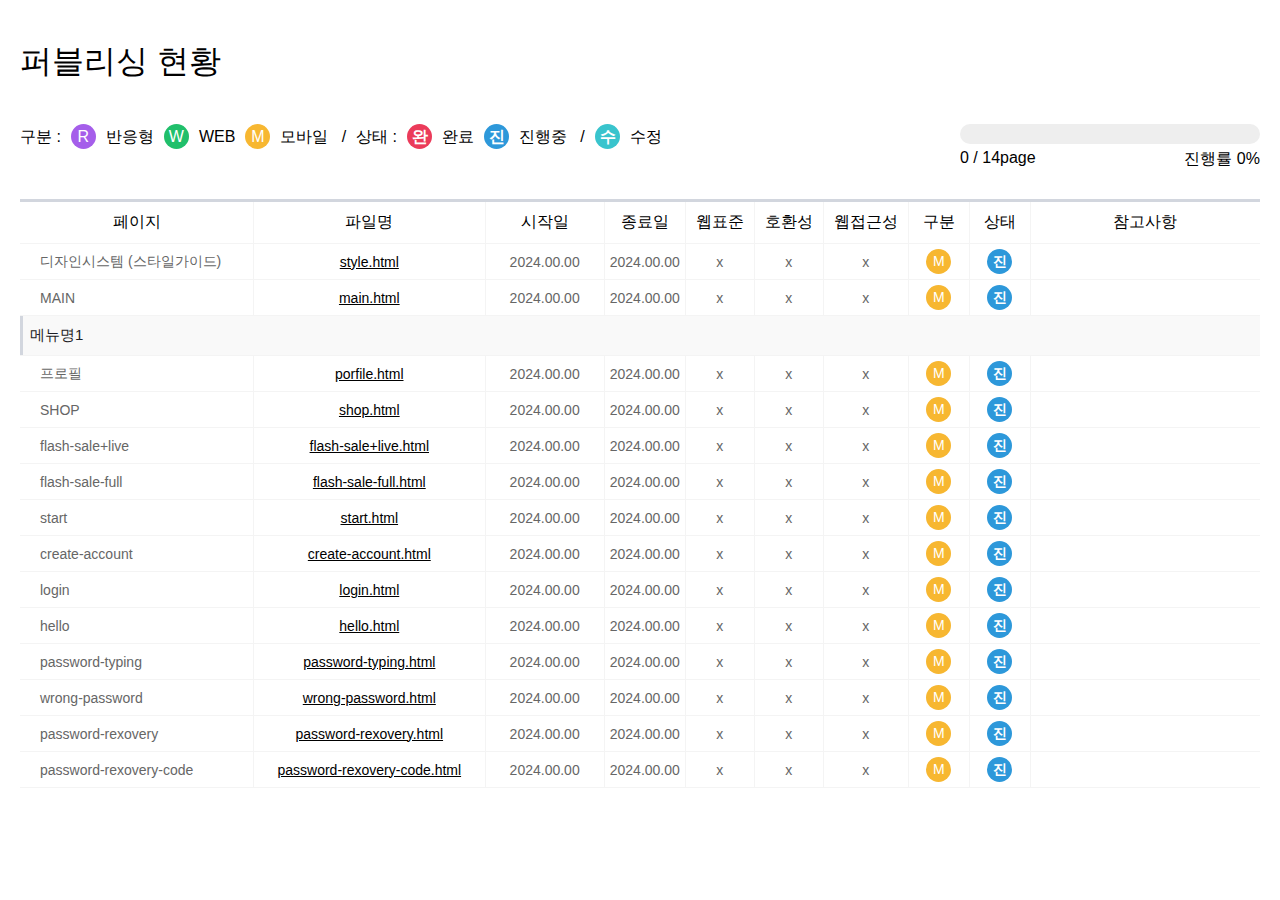
<file: index.html>
<!DOCTYPE html>
<html lang="ko">

<head>
  <title>파일리스트</title>
  <meta charset="utf-8" />
</head>

<body>
  <div class="wrapper">
    <header class="header">
      <h1>퍼블리싱 현황</h1>
      <div class="top clear">
        <ul>
          <li>구분 :</li>
          <li><span class="state r"></span></li>
          <li>반응형</li>
          <li><span class="state w"></span></li>
          <li>WEB</li>
          <li><span class="state m"></span></li>
          <li>모바일&nbsp;&nbsp;&nbsp;/</li>
          <li>상태 :</li>
          <li><span class="state end"></span></li>
          <li>완료</li>
          <li><span class="state ing"></span></li>
          <li>진행중&nbsp;&nbsp;&nbsp;/</li>
          <li><span class="state modify"></span></li>
          <li>수정</li>
        </ul>
        <div class="status">
          <span id="progress"><em></em></span> <span id="total"></span>
        </div>
      </div>
    </header>
    <div class="content">
      <table>
        <thead>
          <tr>
            <th>페이지</th>
            <th>파일명</th>
            <th>시작일</th>
            <th>종료일</th>
            <th>웹표준</th>
            <th>호환성</th>
            <th>웹접근성</th>
            <th>구분</th>
            <th>상태</th>
            <th>참고사항</th>
          </tr>
        </thead>
        <tbody>
          <tr class="list">
            <td>디자인시스템 (스타일가이드)</td>
            <td><a href="./pages/style.html" target="_blank">style.html</a></td>
            <td>2024.00.00</td>
            <td>2024.00.00</td>
            <td>x</td>
            <td>x</td>
            <td>x</td>
            <td><span class="state m"></span></td>
            <td><span class="state ing"></span></td>
            <td>
              <p class="t_em"></p>
            </td>
          </tr>
          <tr class="list">
            <td>MAIN</td>
            <td><a href="./pages/main.html" target="_blank">main.html</a></td>
            <td>2024.00.00</td>
            <td>2024.00.00</td>
            <td>x</td>
            <td>x</td>
            <td>x</td>
            <td><span class="state m"></span></td>
            <td><span class="state ing"></span></td>
            <td>
              <p class="t_em"></p>
            </td>
          </tr>
          <tr>
            <td class="category" colspan="10">메뉴명1</td>
          </tr>
          <tr class="list">
            <td>프로필</td>
            <td><a href="./pages/porfile.html" target="_blank">porfile.html</a></td>
            <td>2024.00.00</td>
            <td>2024.00.00</td>
            <td>x</td>
            <td>x</td>
            <td>x</td>
            <td><span class="state m"></span></td>
            <td><span class="state ing"></span></td>
            <td>
              <p class="t_em"></p>
            </td>
          </tr>
          <tr class="list">
            <td>SHOP</td>
            <td><a href="./pages/shop.html" target="_blank">shop.html</a></td>
            <td>2024.00.00</td>
            <td>2024.00.00</td>
            <td>x</td>
            <td>x</td>
            <td>x</td>
            <td><span class="state m"></span></td>
            <td><span class="state ing"></span></td>
            <td>
              <p class="t_em"></p>
            </td>
          </tr>
          <tr class="list">
            <td>flash-sale+live</td>
            <td><a href="./pages/flash-sale+live.html" target="_blank">flash-sale+live.html</a></td>
            <td>2024.00.00</td>
            <td>2024.00.00</td>
            <td>x</td>
            <td>x</td>
            <td>x</td>
            <td><span class="state m"></span></td>
            <td><span class="state ing"></span></td>
            <td>
              <p class="t_em"></p>
            </td>
          </tr>
          <tr class="list">
            <td>flash-sale-full</td>
            <td><a href="./pages/flash-sale-full.html" target="_blank">flash-sale-full.html</a></td>
            <td>2024.00.00</td>
            <td>2024.00.00</td>
            <td>x</td>
            <td>x</td>
            <td>x</td>
            <td><span class="state m"></span></td>
            <td><span class="state ing"></span></td>
            <td>
              <p class="t_em"></p>
            </td>
          </tr>
          <tr class="list">
            <td>start</td>
            <td><a href="./pages/start.html" target="_blank">start.html</a></td>
            <td>2024.00.00</td>
            <td>2024.00.00</td>
            <td>x</td>
            <td>x</td>
            <td>x</td>
            <td><span class="state m"></span></td>
            <td><span class="state ing"></span></td>
            <td>
              <p class="t_em"></p>
            </td>
          </tr>
          <tr class="list">
            <td>create-account</td>
            <td><a href="./pages/create-account.html" target="_blank">create-account.html</a></td>
            <td>2024.00.00</td>
            <td>2024.00.00</td>
            <td>x</td>
            <td>x</td>
            <td>x</td>
            <td><span class="state m"></span></td>
            <td><span class="state ing"></span></td>
            <td>
              <p class="t_em"></p>
            </td>
          </tr>
          <tr class="list">
            <td>login</td>
            <td><a href="./pages/login.html" target="_blank">login.html</a></td>
            <td>2024.00.00</td>
            <td>2024.00.00</td>
            <td>x</td>
            <td>x</td>
            <td>x</td>
            <td><span class="state m"></span></td>
            <td><span class="state ing"></span></td>
            <td>
              <p class="t_em"></p>
            </td>
          </tr>
          <tr class="list">
            <td>hello</td>
            <td><a href="./pages/hello.html" target="_blank">hello.html</a></td>
            <td>2024.00.00</td>
            <td>2024.00.00</td>
            <td>x</td>
            <td>x</td>
            <td>x</td>
            <td><span class="state m"></span></td>
            <td><span class="state ing"></span></td>
            <td>
              <p class="t_em"></p>
            </td>
          </tr>
          <tr class="list">
            <td>password-typing</td>
            <td><a href="./pages/password-typing.html" target="_blank">password-typing.html</a></td>
            <td>2024.00.00</td>
            <td>2024.00.00</td>
            <td>x</td>
            <td>x</td>
            <td>x</td>
            <td><span class="state m"></span></td>
            <td><span class="state ing"></span></td>
            <td>
              <p class="t_em"></p>
            </td>
          </tr>
          <tr class="list">
            <td>wrong-password</td>
            <td><a href="./pages/wrong-password.html" target="_blank">wrong-password.html</a></td>
            <td>2024.00.00</td>
            <td>2024.00.00</td>
            <td>x</td>
            <td>x</td>
            <td>x</td>
            <td><span class="state m"></span></td>
            <td><span class="state ing"></span></td>
            <td>
              <p class="t_em"></p>
            </td>
          </tr>
          <tr class="list">
            <td>password-rexovery</td>
            <td><a href="./pages/password-rexovery.html" target="_blank">password-rexovery.html</a></td>
            <td>2024.00.00</td>
            <td>2024.00.00</td>
            <td>x</td>
            <td>x</td>
            <td>x</td>
            <td><span class="state m"></span></td>
            <td><span class="state ing"></span></td>
            <td>
              <p class="t_em"></p>
            </td>
          </tr>
          <tr class="list">
            <td>password-rexovery-code</td>
            <td><a href="./pages/password-rexovery-code.html" target="_blank">password-rexovery-code.html</a></td>
            <td>2024.00.00</td>
            <td>2024.00.00</td>
            <td>x</td>
            <td>x</td>
            <td>x</td>
            <td><span class="state m"></span></td>
            <td><span class="state ing"></span></td>
            <td>
              <p class="t_em"></p>
            </td>
          </tr>
        </tbody>
      </table>
    </div>
  </div>
  <style type="text/css">
    * {
      margin: 0;
      padding: 0;
      box-sizing: border-box;
      list-style: none;
      font-style: normal;
    }

    a {
      color: #000;
      text-decoration: underline;
    }

    img {
      border: 0;
    }

    label,
    input {
      vertical-align: middle;
    }

    input {
      outline: none;
    }

    table {
      width: 100%;
      border-collapse: collapse;
      border-spacing: 0;
    }

    caption {
      width: 100%;
      height: 30px;
    }

    body {
      padding: 0 20px;
      font-size: 16px;
      font-family: "Noto Sans KR", sans-serif;

      @media (width < 1024px) {
        padding: 0 12px;
      }
    }

    p {
      line-height: 1.5;
    }

    .wrapper {
      width: 100%;
      margin: auto;
    }

    table {
      border-bottom: 1px solid #f4f4f4;
      margin-bottom: 50px;
      border-top: 3px solid #d2d6de;
    }

    h1 {
      font-size: 2rem;
      font-weight: normal;
      margin: 40px 0;

      @media (width < 1024px) {
        text-align: center;
        margin: 20px 0;
        font-size: 1.5rem;
      }
    }

    h2 {
      font-size: 1rem;
      font-weight: normal;
      margin-bottom: 20px;
    }

    hr {
      margin-bottom: 50px;
    }

    table {
      tr {
        &:last-child {
          td {
            border-bottom: none;
          }
        }

        th,
        td {
          padding: 10px;
          font-size: 16px;
          text-align: center;
          word-break: keep-all;
        }

        th {
          font-weight: normal;
          border-right: 1px solid #f4f4f4;
          border-bottom: 1px solid #f4f4f4;
          background-color: #fff;

          &:last-child {
            border-right: none;
          }

          &:nth-child(9) {
            @media (width < 1024px) {
              border-right: none;
            }
          }

          &:nth-child(3),
          &:nth-child(4),
          &:nth-child(8),
          &:nth-child(10) {
            @media (width < 1024px) {
              display: none;
            }
          }
        }

        td {
          padding: 5px;
          font-size: 14px;
          border-bottom: 1px solid #f4f4f4;
          border-right: 1px solid #f4f4f4;
          color: #666;

          &:first-child {
            width: 20%;
            padding-left: 20px;
            text-align: left;
          }

          &:nth-of-type(2) {
            width: 20%;
          }

          &:nth-of-type(3) {
            width: 10%;

            @media (width < 1024px) {
              display: none;
            }
          }

          &:nth-of-type(4) {
            width: 5%;

            @media (width < 1024px) {
              display: none;
            }
          }

          &:nth-of-type(5) {
            width: 5%;
          }

          &:nth-of-type(6) {
            width: 5%;
          }

          &:nth-of-type(7) {
            width: 5%;
          }

          &:nth-of-type(8) {
            width: 5%;

            @media (width < 1024px) {
              display: none;
            }
          }

          &:nth-of-type(9) {
            width: 5%;

            @media (width < 1024px) {
              border-right: none;
            }
          }

          &:last-child {
            width: 40%;
            text-align: left;
            border-right: none;

            @media (width < 1024px) {
              display: none;
            }
          }


          a {
            display: block;
            width: 100%;
            height: 100%;
          }

          &.category {
            position: relative;
            padding: 10px;
            text-align: left;
            font-size: 15px;
            background-color: #f9f9f9;
            color: #1d1e25;

            &:before {
              position: absolute;
              top: 0;
              left: 0;
              display: inline-block;
              width: 3px;
              height: 100%;
              background-color: #d2d6de;
              content: "";
            }
          }
        }
      }
    }

    .top {
      display: flex;
      justify-content: space-between;

      ul {
        display: flex;
        margin-bottom: 50px;

        @media (width < 1024px) {
          display: none;
        }
      }

      li {
        display: flex;
        margin-right: 10px;
        line-height: 25px;

        &:first-child,
        &:nth-of-type(8) {
          font-size: 1rem;
        }

        &:nth-of-type(2) span,
        &:nth-of-type(4),
        &:nth-of-type(6),
        &:nth-of-type(9),
        &:nth-of-type(11) {
          text-align: center;
          border-radius: 50%;
        }
      }
    }

    .header .list {
      padding: 0 0 50px 0;
      line-height: 30px;
    }

    .state {
      display: inline-block;
      color: #fff;
      width: 25px;
      height: 25px;
      border-radius: 50%;
      line-height: 25px;

      &.r {
        background-color: #a55eea;

        &::before {
          content: "R";
        }
      }

      &.w {
        background-color: #20bf6b;

        &::before {
          content: "W";
        }
      }

      &.m {
        background-color: #f7b731;

        &::before {
          content: "M";
        }
      }

      &.end {
        background-color: #eb3b5a;
        font-weight: bold;

        &::before {
          content: "완";
        }
      }

      &.ing {
        background-color: #2d98da;
        font-weight: bold;

        &::before {
          content: "진";
        }
      }

      &.modify {
        padding: 0 5px;
        border-radius: 30px;
        font-weight: bold;
        background-color: #39c4cd;
        text-align: center;

        &::before {
          content: "수정";
        }
      }

      span {
        font-size: 16px;
        color: #666;
      }
    }

    .t_em {
      color: #e10e0e;
    }

    .t_re {
      color: #046ac9;
    }

    .t_pu {
      color: #17ae03;
    }

    .t_lg {
      color: #c904b4;
    }

    .list.none a {
      text-decoration: line-through;
      color: #aeaeae;
      cursor: not-allowed;
    }

    #progress {
      overflow: hidden;
      float: left;
      display: block;
      width: 100%;
      height: 20px;
      margin-bottom: 5px;
      background: #eee;
      border-radius: 30px;

      em {
        display: block;
        height: 100%;
        background: #eb3b5a;
        border-radius: 30px;
      }
    }

    .status {
      width: 300px;

      @media (width < 1024px) {
        width: 100%;
        margin-bottom: 20px;
      }
    }

    #finish {
      color: #1352a2;
    }

    #total {
      display: block;
    }

    .percent {
      display: block;
      float: right;
    }
  </style>
  <script>
    const content = document.querySelector(".content table");
    const graph = document.querySelector("#progress em");
    const graphTotal = document.querySelector("#total");
    const total = content.querySelectorAll(".list").length;
    const finish = content.querySelectorAll(".list .end").length;
    const progress = Math.floor((finish / total) * 100);
    graph.style.width = progress + "%";
    graphTotal.innerHTML = `
            ${finish} / ${total}page <span class='percent'>진행률 ${progress}%</span>
        `;
  </script>
</body>

</html>
</file>
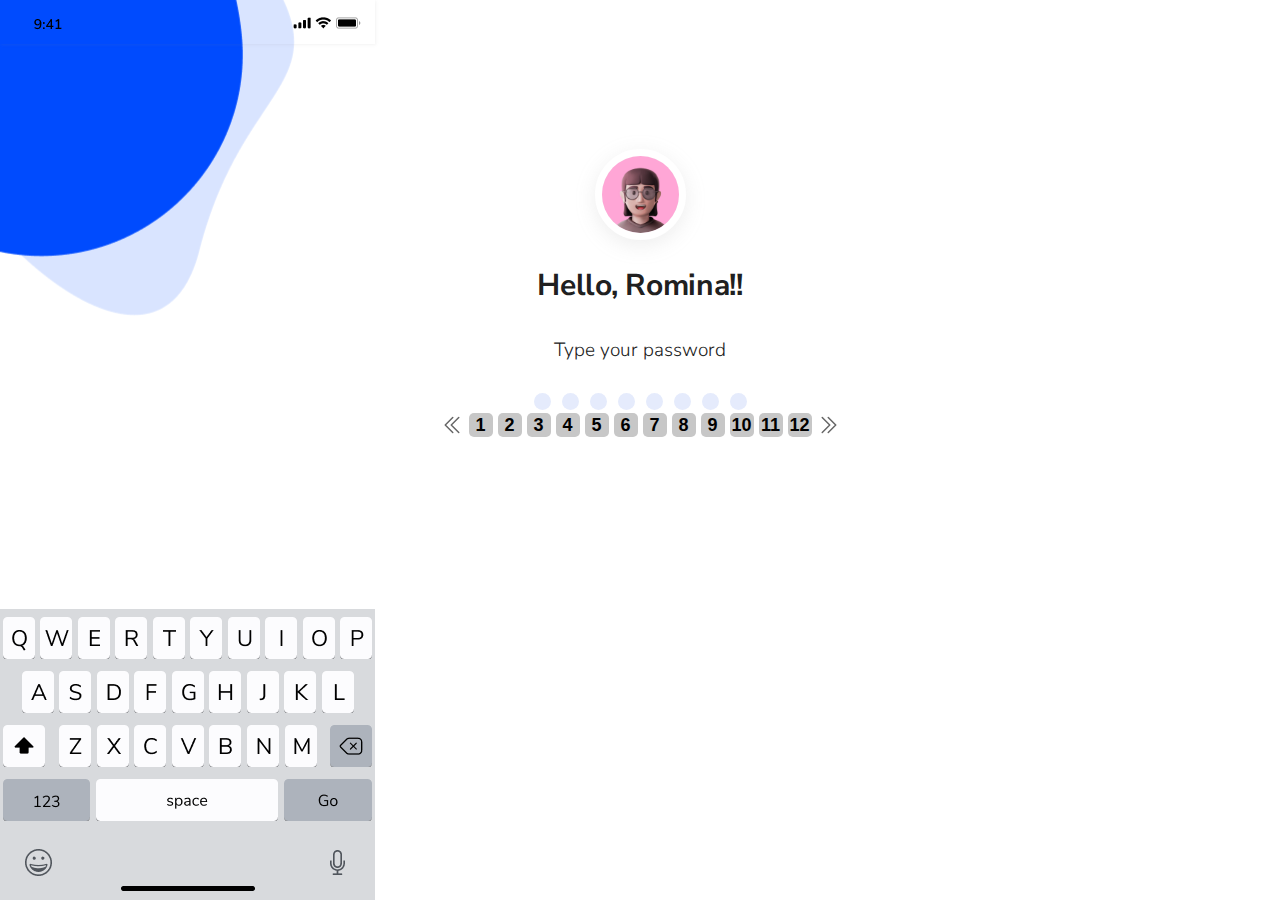
<file: pages/password-typing.html>
<!DOCTYPE html>
<html lang="ko">

<head>
  <meta charset="UTF-8">
  <meta name="viewport" content="width=device-width, initial-scale=1.0">
  <link rel="stylesheet" href="../css/style.css">
  <title>password-typing</title>
  <meta property="og:type" content="mobile">
  <meta property="og:site_name" content="">
  <meta property="og:title" content="">
  <meta property="og:description" content="">
  <meta property="og:image" content="">
  <meta property="og:url" content="">
  <meta property="twitter:type" content="mobile">
  <meta property="twitter:site_name" content="">
  <meta property="twitter:title" content="">
  <meta property="twitter:description" content="">
  <meta property="twitter:image" content="">
  <meta property="twitter:url" content="">
</head>

<body   class="password-typing-body">
    <div class="bg-hello">
        <img class="bg-group" src="../imgs/login/bg-group.png" alt="">
    </div>

<header>
    <div class="statusbar"></div>
    <div class="keyboard-alphabetic"></div>
</header>

<main class="hello-main">
    <div class="hello__porfile__1">
        <img class="hello__porfile" src="../imgs/login/artist.png" alt="">
    </div>
    <h1 class="hello__title heading lg">Hello, Romina!!</h1>
    <p class="hello-sub__title text w30019">Type your password</p>
    <div class="input-text_type1">
        <input class="input-password input-password1" type="password" title="password" size="1" maxlength="1">
        <input class="input-password input-password1" type="password" title="password" size="1" maxlength="1">
        <input class="input-password input-password1" type="password" title="password" size="1" maxlength="1">
        <input class="input-password input-password1" type="password" title="password" size="1" maxlength="1">
        <input class="input-password input-password1" type="password" title="password" size="1" maxlength="1">
        <input class="input-password input-password1" type="password" title="password" size="1" maxlength="1">
        <input class="input-password input-password1" type="password" title="password" size="1" maxlength="1">
        <input class="input-password input-password1" type="password" title="password" size="1" maxlength="1">

    </div>

</main>

<footer>
    <div class="pagnation">
        <button class="btn-first"><svg xmlns="http://www.w3.org/2000/svg" fill="none" viewBox="0 0 24 24" stroke-width="1.5" stroke="currentColor" class="w-6 h-6">
          <path stroke-linecap="round" stroke-linejoin="round" d="m18.75 4.5-7.5 7.5 7.5 7.5m-6-15L5.25 12l7.5 7.5" />
        </svg>
        </button>
        <ol>
          <li><a href="./porfile.html"><input type="button" value="1" class="pagnation-list pagnation-list1" title="pagnation"></a></li>
          <li><a href="./shop.html"><input type="button" value="2" class="pagnation-list pagnation-list2" title="pagnation"></a></li>
          <li><a href="./flash-sale+live.html"><input type="button" value="3" class="pagnation-list pagnation-list3" title="pagnation"></a></li>
          <li><a href="./flash-sale-full.html"><input type="button" value="4" class="pagnation-list pagnation-list4" title="pagnation"></a></li>
          <li><a href="./start.html"><input type="button" value="5" class="pagnation-list pagnation-list5" title="pagnation"></a></li>
          <li><a href="./create-account.html"><input type="button" value="6" class="pagnation-list pagnation-list6" title="pagnation"></a></li>
          <li><a href="./login.html"><input type="button" value="7" class="pagnation-list pagnation-list7" title="pagnation"></a></li>
          <li><a href="./hello.html"><input type="button" value="8" class="pagnation-list pagnation-list8" title="pagnation"></a></li>
          <li><a href="./password-typing.html"><input type="button" value="9" class="pagnation-list pagnation-list9" title="pagnation"></a></li>
          <li><a href="./wrong-password.html"><input type="button" value="10" class="pagnation-list pagnation-list10" title="pagnation"></a></li>
          <li><a href="./password-rexovery.html"><input type="button" value="11" class="pagnation-list pagnation-list10" title="pagnation"></a></li>
          <li><a href="./password-rexovery-code.html"><input type="button" value="12" class="pagnation-list pagnation-list10" title="pagnation"></a></li>
        </ol>
        <button class="btn-last"><svg xmlns="http://www.w3.org/2000/svg" fill="none" viewBox="0 0 24 24" stroke-width="1.5" stroke="currentColor" class="w-6 h-6">
          <path stroke-linecap="round" stroke-linejoin="round" d="m5.25 4.5 7.5 7.5-7.5 7.5m6-15 7.5 7.5-7.5 7.5" />
        </svg>
        </button>
      </div>
    <!--<div class="page_more mt20"><a class="page_more-ico" href="../pages/porfile.html"><img src="../imgs/Ico_like.svg" alt=""></a></div>-->
</footer>
</body>

</html>
</file>
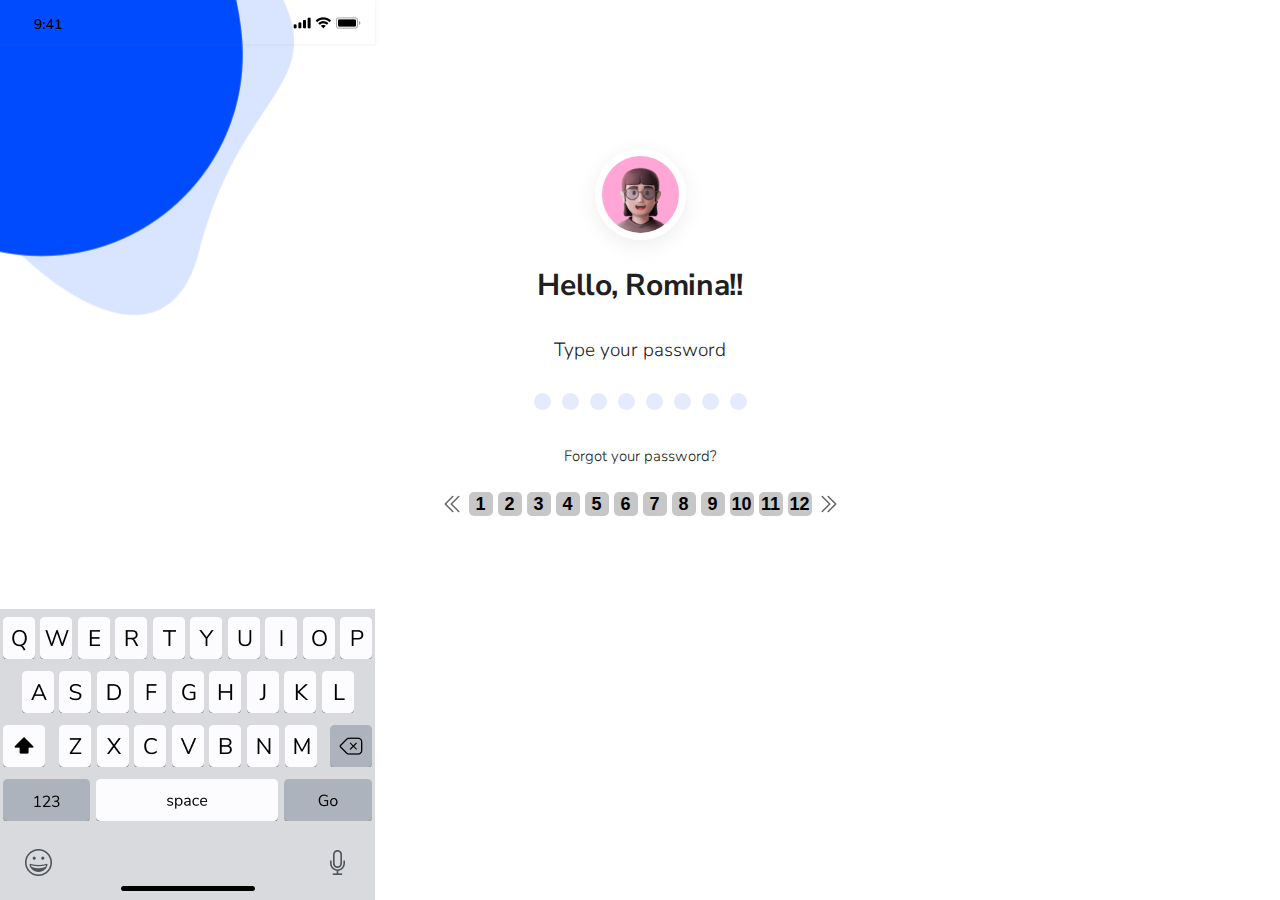
<file: pages/wrong-password.html>
<!DOCTYPE html>
<html lang="ko">

<head>
  <meta charset="UTF-8">
  <meta name="viewport" content="width=device-width, initial-scale=1.0">
  <link rel="stylesheet" href="../css/style.css">
  <title>wrong-password</title>
  <meta property="og:type" content="mobile">
  <meta property="og:site_name" content="">
  <meta property="og:title" content="">
  <meta property="og:description" content="">
  <meta property="og:image" content="">
  <meta property="og:url" content="">
  <meta property="twitter:type" content="mobile">
  <meta property="twitter:site_name" content="">
  <meta property="twitter:title" content="">
  <meta property="twitter:description" content="">
  <meta property="twitter:image" content="">
  <meta property="twitter:url" content="">
</head>

<body   class="password-typing-body">
    <div class="bg-hello">
        <img class="bg-group" src="../imgs/login/bg-group.png" alt="">
    </div>

<header>
    <div class="statusbar"></div>
    <div class="keyboard-alphabetic"></div>
</header>

<main class="hello-main">
    <div class="hello__porfile__1">
        <img class="hello__porfile" src="../imgs/login/artist.png" alt="">
    </div>
    <h1 class="hello__title heading lg">Hello, Romina!!</h1>
    <p class="hello-sub__title text w30019">Type your password</p>
    <div class="input-text_type1">
        <input class="input-password__wrong input-password1" type="password" title="password" size="1" maxlength="1">
        <input class="input-password__wrong input-password1" type="password" title="password" size="1" maxlength="1">
        <input class="input-password__wrong input-password1" type="password" title="password" size="1" maxlength="1">
        <input class="input-password__wrong input-password1" type="password" title="password" size="1" maxlength="1">
        <input class="input-password__wrong input-password1" type="password" title="password" size="1" maxlength="1">
        <input class="input-password__wrong input-password1" type="password" title="password" size="1" maxlength="1">
        <input class="input-password__wrong input-password1" type="password" title="password" size="1" maxlength="1">
        <input class="input-password__wrong input-password1" type="password" title="password" size="1" maxlength="1">
    </div>
    <p class="hello-sub__title text w3001526">Forgot your password?</p>
</main>

<footer>
    <div class="pagnation">
        <button class="btn-first"><svg xmlns="http://www.w3.org/2000/svg" fill="none" viewBox="0 0 24 24" stroke-width="1.5" stroke="currentColor" class="w-6 h-6">
          <path stroke-linecap="round" stroke-linejoin="round" d="m18.75 4.5-7.5 7.5 7.5 7.5m-6-15L5.25 12l7.5 7.5" />
        </svg>
        </button>
        <ol>
          <li><a href="./porfile.html"><input type="button" value="1" class="pagnation-list pagnation-list1" title="pagnation"></a></li>
          <li><a href="./shop.html"><input type="button" value="2" class="pagnation-list pagnation-list2" title="pagnation"></a></li>
          <li><a href="./flash-sale+live.html"><input type="button" value="3" class="pagnation-list pagnation-list3" title="pagnation"></a></li>
          <li><a href="./flash-sale-full.html"><input type="button" value="4" class="pagnation-list pagnation-list4" title="pagnation"></a></li>
          <li><a href="./start.html"><input type="button" value="5" class="pagnation-list pagnation-list5" title="pagnation"></a></li>
          <li><a href="./create-account.html"><input type="button" value="6" class="pagnation-list pagnation-list6" title="pagnation"></a></li>
          <li><a href="./login.html"><input type="button" value="7" class="pagnation-list pagnation-list7" title="pagnation"></a></li>
          <li><a href="./hello.html"><input type="button" value="8" class="pagnation-list pagnation-list8" title="pagnation"></a></li>
          <li><a href="./password-typing.html"><input type="button" value="9" class="pagnation-list pagnation-list9" title="pagnation"></a></li>
          <li><a href="./wrong-password.html"><input type="button" value="10" class="pagnation-list pagnation-list10" title="pagnation"></a></li>
          <li><a href="./password-rexovery.html"><input type="button" value="11" class="pagnation-list pagnation-list10" title="pagnation"></a></li>
          <li><a href="./password-rexovery-code.html"><input type="button" value="12" class="pagnation-list pagnation-list10" title="pagnation"></a></li>
        </ol>
        <button class="btn-last"><svg xmlns="http://www.w3.org/2000/svg" fill="none" viewBox="0 0 24 24" stroke-width="1.5" stroke="currentColor" class="w-6 h-6">
          <path stroke-linecap="round" stroke-linejoin="round" d="m5.25 4.5 7.5 7.5-7.5 7.5m6-15 7.5 7.5-7.5 7.5" />
        </svg>
        </button>
      </div>
    <!--<div class="page_more mt20"><a class="page_more-ico" href="../pages/porfile.html"><img src="../imgs/Ico_like.svg" alt=""></a></div>-->
</footer>
</body>

</html>
</file>
<file: css/style.css>
@import url("https://fonts.googleapis.com/css2?family=Nunito+Sans:opsz,wght@0,6..12,200..1000;1,6..12,200..1000&display=swap");
@import url("https://fonts.googleapis.com/css2?family=Raleway:ital,wght@0,100..900;1,100..900&display=swap");
/* Reset */
html,
body,
h1,
h2,
h3,
h4,
h5,
h6,
div,
p,
blockquote,
pre,
code,
address,
ul,
ol,
li,
nav,
section,
article,
header,
footer,
main,
aside,
dl,
dt,
dd,
table,
thead,
tbody,
tfoot,
label,
caption,
th,
td,
form,
fieldset,
legend,
hr,
input,
button,
textarea,
object,
figure,
figcaption,
dialog {
  margin: 0;
  padding: 0;
}

body,
textarea,
button,
img,
fieldset,
dialog {
  border: none;
}

textarea {
  resize: none;
}

ul,
ol,
li {
  list-style: none;
}

table {
  width: 100%;
  border-spacing: 0;
  border-collapse: collapse;
  table-layout: fixed;
}

address,
cite,
code,
em,
i {
  font-style: normal;
  font-weight: normal;
}

u,
ins,
a {
  text-decoration: none;
  color: inherit;
}

button {
  cursor: pointer;
  background-color: transparent;
  border: none;
}

/* Style */
html {
  font-size: 62.5%;
}

body {
  overflow-x: hidden;
  font-size: 1rem;
}

body.hidden {
  position: fixed;
  overflow-y: hidden;
  touch-action: none;
}

main {
  font-size: 1.4rem;
  line-height: 2.1rem;
  color: #666;
  display: block;
}

a, button {
  color: #666;
}

p, li {
  word-break: keep-all;
}

a {
  display: block;
}

.clear {
  clear: both;
}

.clear:after {
  content: "";
  display: block;
  clear: both;
}

caption > div,
legend,
.hide {
  overflow: hidden;
  display: block;
  position: absolute;
  border: 0;
  width: 1px;
  height: 1px;
  clip: rect(1px, 1px, 1px, 1px);
}

.skip {
  position: absolute;
  left: 0;
  right: 0;
  top: -100%;
  transition: all 0.5s;
  line-height: 5rem;
  background: #000;
  color: #fff;
  text-align: center;
  z-index: 100;
}

.skip:focus {
  top: 0;
}

/* Normalize */
input[type=number],
input[type=text],
input[type=password],
input[type=url],
input[type=email],
input[type=tel],
input[type=date],
textarea {
  -webkit-appearance: none;
  -moz-appearance: textfield;
  appearance: none;
}

input[type=number]::-webkit-inner-spin-button,
input[type=number]::-webkit-outer-spin-button {
  -webkit-appearance: none;
}

input[type=number] {
  -moz-appearance: textfield;
}

input[type=search]::-webkit-search-decoration,
input[type=search]::-webkit-search-cancel-button,
input[type=search]::-webkit-search-results-button,
input[type=search]::-webkit-search-results-decoration {
  -webkit-appearance: none;
}

input[type=date] {
  position: relative;
}

input[type=date]::-webkit-clear-button,
input[type=date]::-webkit-inner-spin-button {
  display: none;
}

input[type=date]::-webkit-calendar-picker-indicator {
  position: absolute;
  left: 0;
  top: 0;
  background: transparent;
  color: transparent;
  cursor: pointer;
  width: 100%;
  height: 100%;
}

input[type=date]::before {
  content: attr(data-placeholder);
  width: 100%;
}

input[type=date]:valid::before {
  display: none;
}

html {
  font-size: 62.5%;
  font-family: "Nunito Sans", sans-serif;
}

body {
  font-size: 1rem;
}

/* Mode 1 */
/* colors */
.hello__porfile, .profile_base, .my-active_poto, .profile_sm {
  overflow: hidden;
}
.hello__porfile img, .profile_base img, .my-active_poto img, .profile_sm img {
  width: 100%;
  height: 100%;
  object-fit: cover;
}

.a11y-hidden {
  overflow: hidden;
  position: absolute;
  border: 0;
  width: 1px;
  height: 1px;
  clip: rect(1px, 1px, 1px, 1px);
}

.align {
  display: flex;
}
.align.right {
  justify-content: flex-end;
}
.align.center {
  justify-content: center;
}
.align.both {
  justify-content: space-between;
}
.align.triple {
  display: grid;
  grid-template-columns: min-content 1fr min-content;
  align-items: center;
}
.align.triple > :nth-child(1) {
  justify-self: start;
}
.align.triple > :nth-child(2) {
  justify-self: center;
}
.align.triple > :nth-child(3) {
  justify-self: end;
}
.align.vt {
  align-items: flex-start;
}
.align.vm {
  align-items: center;
}
.align.vb {
  align-items: flex-end;
}

.text-left {
  text-align: left;
}
.text-center {
  text-align: center;
}
.text-right {
  text-align: right;
}

.mt0 {
  margin-top: 0rem;
}

.mt5 {
  margin-top: 0.5rem;
}

.mt10 {
  margin-top: 1rem;
}

.mt15 {
  margin-top: 1.5rem;
}

.mt20 {
  margin-top: 2rem;
}

.mr0 {
  margin-right: 0rem;
}

.mr5 {
  margin-right: 0.5rem;
}

.mr10 {
  margin-right: 1rem;
}

.mr15 {
  margin-right: 1.5rem;
}

.mr20 {
  margin-right: 2rem;
}

.mr88 {
  margin-right: 8.8rem;
}

.ml0 {
  margin-left: 0rem;
}

.ml5 {
  margin-left: 0.5rem;
}

.ml10 {
  margin-left: 1rem;
}

.ml15 {
  margin-left: 1.5rem;
}

.ml20 {
  margin-left: 2rem;
}

.ml88 {
  margin-left: 8.8rem;
}

.mb0 {
  margin-bottom: 0rem;
}

.mb5 {
  margin-bottom: 0.5rem;
}

.mb10 {
  margin-bottom: 1rem;
}

.mb15 {
  margin-bottom: 1.5rem;
}

.mb20 {
  margin-bottom: 2rem;
}

.pt0 {
  padding-top: 0rem;
}

.pt5 {
  padding-top: 0.5rem;
}

.pt10 {
  padding-top: 1rem;
}

.pt15 {
  padding-top: 1.5rem;
}

.pt20 {
  padding-top: 2rem;
}

.pl0 {
  padding-left: 0rem;
}

.pl5 {
  padding-left: 0.5rem;
}

.pl10 {
  padding-left: 1rem;
}

.pl15 {
  padding-left: 1.5rem;
}

.pl20 {
  padding-left: 2rem;
}

.pr0 {
  padding-right: 0rem;
}

.pr5 {
  padding-right: 0.5rem;
}

.pr10 {
  padding-right: 1rem;
}

.pr15 {
  padding-right: 1.5rem;
}

.pr20 {
  padding-right: 2rem;
}

.pb0 {
  padding-bottom: 0rem;
}

.pb5 {
  padding-bottom: 0.5rem;
}

.pb10 {
  padding-bottom: 1rem;
}

.pb15 {
  padding-bottom: 1.5rem;
}

.pb20 {
  padding-bottom: 2rem;
}

.box-white {
  border: 0.5rem solid #ffffff;
  border-radius: 0.9rem;
}

.product-like a p > span, .product-like a p, .product-like, .product-list, .product-vertical_Stories {
  display: flex;
  gap: 0.6rem;
}

.product-vertical_Stories {
  overflow-x: hidden;
  filter: drop-shadow(0.5rem 0.5rem 1rem rgba(141, 141, 141, 0.2));
}
.product-vertical_Stories a img {
  border-radius: 0.9rem;
}

.product-list {
  filter: drop-shadow(0.5rem 0.5rem 1rem rgba(141, 141, 141, 0.2));
}
.product-list a {
  width: 14rem;
}
.product-list a img {
  box-sizing: border-box;
  border: solid 0.5rem #ffffff;
  border-radius: 0.9rem;
  aspect-ratio: 1/1;
}
.product-list a p {
  margin: 0 0.5rem;
}
.product-list a strong {
  margin: 0 0.5rem;
}

.product-like {
  overflow-x: hidden;
  filter: drop-shadow(0.5rem 0.5rem 1rem rgba(141, 141, 141, 0.2));
}
.product-like a {
  background-color: #fff;
}
.product-like a .product-like__thumb {
  overflow: hidden;
}
.product-like a .product-like__thumb img {
  width: 9.314rem;
  height: 10.3rem;
  object-fit: cover;
}
.product-like a p {
  justify-content: space-between;
  align-items: center;
  margin-top: 0.6rem;
}
.product-like a p > strong {
  font-family: "Raleway", sans-serif;
}
.product-like a p > strong::after {
  content: "";
  width: 1.045rem;
  height: 1.3rem;
  display: inline-block;
  background: url(../imgs/MostPopular/Icon-heart.svg) no-repeat;
}
.product-like a p > span {
  justify-self: end;
  align-self: center;
}

.heading.xl {
  font-size: 5rem;
  color: #000000;
  font-weight: 700;
  line-height: 6.1rem;
}

.heading.lg {
  font-size: 3rem;
  color: #202020;
  font-weight: 700;
  line-height: 3.6rem;
  letter-spacing: -0.028rem;
}

.heading.md {
  font-size: 2.1rem;
  color: #202020;
  font-weight: 700;
  line-height: 3rem;
  letter-spacing: -0.021rem;
}

.heading.base {
  font-size: 2rem;
  color: #000000;
  font-weight: 800;
  line-height: 2.6rem;
  letter-spacing: -0.02rem;
}

.heading.sm {
  font-size: 1.7rem;
  color: #202020;
  font-weight: 700;
  line-height: 2.1rem;
  letter-spacing: -0.017rem;
}

.heading.xs {
  font-size: 1.4rem;
  color: #202020;
  font-weight: 700;
  line-height: 1.8rem;
  letter-spacing: -0.014rem;
}

.text.xxl {
  font-size: 1.8rem;
  color: #202020;
  font-weight: 500;
  line-height: 2.6rem;
  letter-spacing: -0.018rem;
}

.text.xl {
  font-size: 1.9rem;
  color: #000000;
  font-weight: 300;
  line-height: 2.7rem;
}

.text.lg {
  font-size: 1.6rem;
  color: #000000;
  font-weight: 600;
  line-height: 2.1rem;
  letter-spacing: -0.016rem;
}

.text.md {
  font-size: 1.5rem;
  color: #000000;
  font-weight: 400;
  line-height: 2rem;
}

.text.base {
  font-size: 1.4rem;
  color: #202020;
  font-weight: 500;
  line-height: 1.8rem;
  letter-spacing: -0.014rem;
}

.text.sm {
  font-size: 1.3rem;
  color: #202020;
  font-weight: 500;
  line-height: 1.7rem;
  letter-spacing: -0.013rem;
}

.text.xs {
  font-size: 1rem;
  color: #000000;
  font-weight: 400;
  line-height: 1.6rem;
}

.text.xxs {
  font-size: 1rem;
  color: #000000;
  font-weight: 400;
  line-height: 1.5rem;
}

.text.ml2 {
  font-size: 1.5rem;
  color: #000000;
  font-weight: 700;
  line-height: 15.9rem;
  letter-spacing: -0.015rem;
}

.text.w30019 {
  font-size: 1.9rem;
  color: #202020;
  font-weight: 300;
  line-height: 3.3rem;
  letter-spacing: 0rem;
}

.text.w30022 {
  font-size: 2.2rem;
  color: #f3f3f3;
  font-weight: 300;
  line-height: 6.1rem;
  letter-spacing: 0rem;
}

.text.w30015 {
  font-size: 1.5rem;
  color: #202020;
  font-weight: 300;
  line-height: 6.1rem;
  letter-spacing: 0rem;
}

.text.w3001526 {
  font-size: 1.5rem;
  color: #202020;
  font-weight: 300;
  line-height: 2.6rem;
  letter-spacing: 0rem;
}

.heading.xxl {
  font-size: 5.1rem;
  color: #202020;
  font-weight: 700;
  line-height: 5.4rem;
  letter-spacing: -0.05rem;
}

.text.w3001927 {
  font-size: 1.9rem;
  color: #000000;
  font-weight: 300;
  line-height: 2.7rem;
  letter-spacing: 0rem;
}

.btn.lg {
  height: 6rem;
  font-size: 1.6rem;
  padding: 0 3.2rem;
}

.btn.md {
  height: 5rem;
  font-size: 1.5rem;
  padding: 0 3rem;
}

.btn.base {
  height: 4rem;
  font-size: 1.4rem;
  padding: 0 2rem;
}

.btn.sm {
  height: 3.5rem;
  font-size: 1.3rem;
  padding: 0 2.6rem;
}

.btn.xs {
  height: 3rem;
  font-size: 1rem;
  padding: 0 2rem;
}

.btn.lg22 {
  height: 6.1rem;
  font-size: 2.2rem;
  padding: 0 3.1rem;
}

.btn.blue {
  color: #ffffff;
  background-color: #004cff;
}

.btn.pink {
  color: #ffffff;
  background-color: #ff5790;
}

.btn.black {
  color: #ffffff;
  background-color: #202020;
}

.btn.blue2 {
  color: #0042e0;
  background-color: #e5ebfc;
}

.btn.gray {
  color: #000000;
  background-color: #e7e7e7;
}

.btn.outline-blue {
  color: #004cff;
  background-color: #ffffff;
  border: 0.2rem solid #004cff;
}

.btn.-blue {
  color: #004cff;
  background-color: #ffffff;
  border: 0.2rem solid #004cff;
}

.btn {
  display: inline-flex;
  align-items: center;
  cursor: pointer;
  box-sizing: border-box;
  white-space: nowrap;
}
.btn.alram {
  position: relative;
}
.btn.alram::after {
  position: absolute;
  right: -0.4rem;
  top: -0.2rem;
  z-index: var(--zindex, 1);
  content: "";
  width: 1.4rem;
  height: 1.4rem;
  border-radius: 100%;
  background-color: #08c514;
  border: 0.2rem solid #ffffff;
  box-sizing: border-box;
}

.btn-more {
  display: flex;
  align-items: center;
  gap: 1.3rem;
  color: #202020;
  font-family: "Raleway", sans-serif;
  font-size: 1.5rem;
  font-weight: 700;
}
.btn-more::after {
  background: url(../imgs/../imgs/1/Arrow.svg) no-repeat center center #004cff;
  content: "";
  width: 3rem;
  height: 3rem;
  border-radius: 100%;
}

.alram1 {
  position: relative;
}
.alram1::after {
  position: absolute;
  right: 0rem;
  top: 0rem;
  z-index: var(--zindex, 1);
  content: "";
  width: 1rem;
  height: 1rem;
  border-radius: 100%;
  background-color: #004cff;
  border: 0.2rem solid #ffffff;
  box-sizing: border-box;
}

.announcement {
  background-color: #f8f8f8;
  padding: 1rem 3rem 1rem 1.4rem;
  border-radius: 1rem;
  margin: 2rem 2rem 2rem 1.8rem;
  position: relative;
}
.announcement p {
  display: -webkit-box;
  overflow: hidden;
  text-overflow: ellipsis;
  -webkit-box-orient: vertical;
  -webkit-line-clamp: 2;
}
.announcement p::before {
  content: "";
  display: inline-block;
  width: 3rem;
  height: 3rem;
  border-radius: 100%;
  background-color: #004cff;
  position: absolute;
  right: 0.6rem;
  bottom: 0.6rem;
  z-index: var(--zindex, 1);
}
.announcement img {
  position: absolute;
  right: 2.1rem;
  bottom: 2.1rem;
  z-index: var(--zindex, 1);
  transform: translate(50%, 50%);
}

.profile_base {
  display: block;
  width: 6rem;
  height: 6rem;
  border-radius: 100%;
  border: 0.5rem solid #ffffff;
  box-sizing: border-box;
  filter: drop-shadow(0 0.5rem 1rem rgba(141, 141, 141, 0.16));
}
.profile_base img {
  aspect-ratio: 1/1;
}

.my-active_poto {
  display: block;
  width: 4rem;
  height: 4rem;
  border-radius: 100%;
  border: 0.4rem solid #ffffff;
  box-sizing: border-box;
  filter: drop-shadow(0 0.5rem 1rem rgba(141, 141, 141, 0.16));
}
.my-active_poto img {
  aspect-ratio: 1/1;
}

.profile_sm {
  display: block;
  width: 4rem;
  height: 4rem;
  border-radius: 100%;
  border: 0.4rem solid #ffffff;
  box-sizing: border-box;
  filter: drop-shadow(0 0.5rem 1rem rgba(141, 141, 141, 0.16));
}
.profile_sm img {
  aspect-ratio: 1/1;
}

.profile-list {
  display: flex;
  gap: 0.9rem;
  padding: 2rem 1.95rem 2rem 1.95rem;
  overflow-x: auto;
  overflow-y: hidden;
}

.radius-35 {
  border-radius: 3.5rem;
}

.tab-type1 {
  display: flex;
}
.tab-type1 li {
  position: relative;
  flex: 1;
}
.tab-type1 button {
  width: 100%;
}
.tab-type1 .--active button {
  position: absolute;
  left: 50%;
  top: 50%;
  z-index: var(--zindex, 1);
  transform: translate(-50%, -50%);
  color: #004cff;
  font-family: "Raleway", sans-serif;
  font-size: 1.6rem;
  font-weight: 800;
  letter-spacing: 0.0192rem;
  height: 4rem;
  border-radius: 1.7rem;
  border: 0.2rem solid #004cff;
  box-shadow: 0 0.5rem 1rem 0 rgba(0, 0, 0, 0.16);
  background-color: #ffffff;
}
.tab-type1 .--active button::after {
  position: absolute;
  left: 50%;
  top: 0;
  z-index: var(--zindex, 1);
  transform: translateX(-50%);
  content: "";
  border-width: 0.9rem;
  border-style: solid;
  border-color: #004cff transparent transparent transparent;
}

.wrap {
  display: flex;
  justify-content: space-between;
  align-items: center;
  padding: 1rem;
}

.showcut-wrap {
  display: flex;
  gap: 1rem;
}
.showcut-wrap li {
  width: 3.5rem;
  height: 3.5rem;
  background-color: #f8f8f8;
  border-radius: 100%;
  position: relative;
}
.showcut-wrap li > a {
  position: absolute;
  left: 50%;
  top: 50%;
  z-index: var(--zindex, 1);
  transform: translate(-50%, -50%);
}

.my-active_list {
  display: flex;
  gap: 1rem;
}
.my-active_list .btn {
  border-radius: 2rem;
}

/*------------------------------- Recently viewed -----------------------------------*/
/*------------------------------- my-orders -----------------------------------*/
.my-order-list {
  display: flex;
  gap: 1.3rem;
  justify-content: space-between;
  margin: 2rem 2rem 2rem 2rem;
  overflow-x: auto;
  overflow-y: hidden;
}

/*------------------------------- Stories(product-vertical) -----------------------------------*/
.Stories {
  margin: 2rem 0 0 2rem;
  overflow-x: auto;
}
.Stories::-webkit-scrollbar {
  height: 0.3rem;
  background-color: transparent;
}
.Stories::-webkit-scrollbar-thumb {
  background-color: transparent;
}
.Stories::-webkit-scrollbar-track {
  background-color: transparent;
}
.Stories > li {
  position: relative;
}
.Stories > li::before {
  content: "";
  width: 3rem;
  height: 3rem;
  border-radius: 100%;
  margin: 0;
  background: #d9d9d9;
  opacity: 50%;
  position: absolute;
  left: 50%;
  top: 50%;
  z-index: var(--zindex, 1);
  transform: translate(-50%, -50%);
}
.Stories > li::after {
  content: "";
  width: 3rem;
  height: 3rem;
  border-radius: 100%;
  margin: 0;
  opacity: 56%;
  background: url(../imgs/../../imgs/Stories/ico_mov_play.svg) no-repeat left 3.4px top 3.5px;
  background-size: contain;
  position: absolute;
  left: 50%;
  top: 50%;
  z-index: var(--zindex, 2);
  transform: translate(-50%, -50%);
}

/*------------------------------- New Items -----------------------------------*/
.product-list {
  margin: 2rem 0 0 2rem;
  overflow-x: auto;
}
.product-list::-webkit-scrollbar {
  height: 0.3rem;
  background-color: transparent;
}
.product-list::-webkit-scrollbar-thumb {
  background-color: transparent;
}
.product-list::-webkit-scrollbar-track {
  background-color: transparent;
}

/*------------------------------- Most-Popular -----------------------------------*/
.Most-Popular_title {
  display: flex;
  justify-content: space-between;
  align-items: center;
  padding-right: 2rem;
}

.product-like {
  margin: 2rem 0 0 2rem;
  overflow-x: auto;
}
.product-like::-webkit-scrollbar {
  height: 0.3rem;
  background-color: transparent;
}
.product-like::-webkit-scrollbar-thumb {
  background-color: transparent;
}
.product-like::-webkit-scrollbar-track {
  background-color: transparent;
}

/*------------------------------- categories -----------------------------------*/
.categories_title {
  display: flex;
  justify-content: space-between;
  align-items: center;
  padding-right: 2rem;
}

.categories_wrap {
  display: grid;
  grid-template-columns: repeat(2, 1fr);
  gap: 0.6rem;
  margin-left: 2rem;
  margin-bottom: 2rem;
  padding-right: 2rem;
}
.categories_wrap .categories_card {
  display: grid;
  grid-template-columns: repeat(2, 1fr);
  grid-template-rows: repeat(3, 1fr);
  gap: 0.6rem;
  background-color: #ffffff;
  width: 100%;
  height: 100%;
  padding: 0.5rem;
  display: block;
  overflow: hidden;
  border-radius: 0.9rem;
  box-sizing: border-box;
  filter: drop-shadow(0.5rem 0.5rem 1rem rgba(141, 141, 141, 0.475));
}
.categories_wrap .categories_card .categories_card_img {
  display: grid;
  grid-template-columns: repeat(2, 1fr);
  gap: 0.6rem;
  overflow: hidden;
}
.categories_wrap .categories_card .categories_card_img img {
  width: 100%;
  height: 100%;
  border-radius: 0.5rem;
  object-fit: cover;
  overflow: hidden;
}
.categories_wrap .categories_card .categories_text {
  display: flex;
  justify-content: space-between;
  align-items: center;
  margin-top: 0.6rem;
}
.categories_wrap .categories_card .categories_text .categories_text1 {
  font-family: "Raleway", sans-serif;
  font-weight: bold;
  position: relative;
  background-color: #f8f8f8;
  border-radius: 0.6rem;
  padding: 0 1rem;
  height: 2rem;
}
.categories_wrap .categories_card .categories_text .categories_text2 {
  font-family: "Raleway", sans-serif;
}

/*------------------------------- Flash-Sale -----------------------------------*/
.Flash-Sale_title {
  display: flex;
  justify-content: space-between;
  align-items: center;
}
.Flash-Sale_title p {
  position: relative;
  padding-right: 2rem;
}
.Flash-Sale_title p::before {
  content: "";
  display: inline-block;
  width: 1.71rem;
  height: 1.995rem;
  background: url(../imgs/Categories/icon_clock.svg) no-repeat;
  position: absolute;
  top: 0rem;
  left: -2.3rem;
}
.Flash-Sale_title p strong {
  font-family: "Raleway", sans-serif;
  background: #ffebeb;
  padding: 0.5rem 1rem;
  border-radius: 0.8rem;
}

.Flash-Sale_wrap {
  display: grid;
  grid-template-columns: repeat(3, 1fr);
  gap: 0.6rem;
  padding: 2rem;
  box-sizing: border-box;
}
.Flash-Sale_wrap .Flash-Sale_card {
  display: block;
  overflow: hidden;
  box-sizing: border-box;
  filter: drop-shadow(0.5rem 0.5rem 1rem rgba(141, 141, 141, 0.475));
}
.Flash-Sale_wrap .Flash-Sale_card .Flash-Sale_card_img {
  position: relative;
}
.Flash-Sale_wrap .Flash-Sale_card .Flash-Sale_card_img img {
  width: 100%;
  height: 100%;
  aspect-ratio: 1/1;
  border: solid 0.5rem #ffffff;
  border-radius: 0.5rem;
  box-sizing: border-box;
  object-fit: cover;
}
.Flash-Sale_wrap .Flash-Sale_card .Flash-Sale_card_img span {
  padding: 0.1rem 0.3rem;
  border-radius: 0.5rem;
  color: #ffffff;
  background: linear-gradient(to right, #f81140, #ff5790);
  position: absolute;
  right: 0.5rem;
  top: 0.5rem;
  z-index: var(--zindex, 1);
}
.Flash-Sale_wrap .Flash-Sale_card .Flash-Sale_text {
  display: flex;
  justify-content: space-between;
  align-items: center;
  margin-top: 0.6rem;
}
.Flash-Sale_wrap .Flash-Sale_card .Flash-Sale_text .Flash-Sale_text1 {
  font-family: "Raleway", sans-serif;
  font-weight: bold;
  position: relative;
  background-color: #f8f8f8;
  border-radius: 0.6rem;
  padding: 0 1rem;
  height: 2rem;
}
.Flash-Sale_wrap .Flash-Sale_card .Flash-Sale_text .csategories_text2 {
  font-family: "Raleway", sans-serif;
}

/*------------------------------------- Just For You --------------------------------------*/
.just-for-you_title::after {
  background: url(../imgs/JustForYou/ico_star.svg) no-repeat;
  content: "";
  width: 1.4rem;
  height: 2rem;
  display: inline-block;
  margin-left: 0.3rem;
}

.just-for-you_wrap {
  display: grid;
  grid-template-columns: repeat(2, 1fr);
  gap: 0.6rem;
  margin: 0rem 2rem 2rem 2rem;
}
.just-for-you_wrap .just-for-you_card {
  width: 100%;
  overflow: hidden;
  filter: drop-shadow(0.5rem 0.5rem 1rem rgba(141, 141, 141, 0.475));
}
.just-for-you_wrap .just-for-you_card .just-for-you_card_img {
  display: block;
  overflow: hidden;
}
.just-for-you_wrap .just-for-you_card .just-for-you_card_img img {
  width: 100%;
  height: 100%;
  border: solid 0.5rem #ffffff;
  border-radius: 0.5rem;
  box-sizing: border-box;
  object-fit: cover;
  overflow: hidden;
}
.just-for-you_wrap .just-for-you_card .just-for-you_card_img .just-for-you_text1 {
  margin: 0.6rem 0.5rem 0.5rem 0.5rem;
}
.just-for-you_wrap .just-for-you_card .just-for-you_card_img .just-for-you_text2 {
  font-family: "Raleway", sans-serif;
  margin-left: 0.5rem;
}

/*------------------------------------- Bottom Bar --------------------------------------*/
.bottom-bar_wrap {
  height: 4.8rem;
  padding: 1rem 2rem;
  display: flex;
  justify-content: space-around;
  align-items: center;
  background-color: #fff;
  border-top: 1px solid rgba(204, 204, 204, 0.1568627451);
  position: fixed;
  bottom: 1.5rem;
  left: 0;
  right: 0;
  z-index: 5;
}
.bottom-bar_wrap li {
  flex: 1;
}
.bottom-bar_wrap li a {
  display: block;
  padding: 1.5rem 0;
  text-align: center;
}
.bottom-bar_wrap li a.icon1::after {
  background: url(../imgs/ButtomBar/ico1.svg) no-repeat;
  content: "";
  width: 2.4rem;
  height: 3rem;
  display: inline-block;
}
.bottom-bar_wrap li a.icon1.--active::after {
  background: url(../imgs/ButtomBar/ico1_b.svg) no-repeat;
}
.bottom-bar_wrap li a.icon2::after {
  background: url(../imgs/ButtomBar/ico2.svg) no-repeat;
  content: "";
  width: 2.4rem;
  height: 3rem;
  display: inline-block;
}
.bottom-bar_wrap li a.icon2.--active::after {
  background: url(../imgs/ButtomBar/ico2_b.svg) no-repeat;
}
.bottom-bar_wrap li a.icon3::after {
  background: url(../imgs/ButtomBar/ico3.svg) no-repeat;
  content: "";
  width: 2.4rem;
  height: 3rem;
  display: inline-block;
}
.bottom-bar_wrap li a.icon3.--active::after {
  background: url(../imgs/ButtomBar/ico3_b.svg) no-repeat;
}
.bottom-bar_wrap li a.icon4::after {
  background: url(../imgs/ButtomBar/ico4.svg) no-repeat;
  content: "";
  width: 2.4rem;
  height: 3rem;
  display: inline-block;
}
.bottom-bar_wrap li a.icon4.--active::after {
  background: url(../imgs/ButtomBar/ico4_b.svg) no-repeat;
}
.bottom-bar_wrap li a.icon5::after {
  background: url(../imgs/ButtomBar/ico5.svg) no-repeat;
  content: "";
  width: 2.4rem;
  height: 3rem;
  display: inline-block;
}
.bottom-bar_wrap li a.icon5.--active::after {
  background: url(../imgs/ButtomBar/ico5_b.svg) no-repeat;
}

.bar {
  background-color: #ffffff;
  display: flex;
  justify-content: center;
  position: fixed;
  bottom: 0;
  left: 0;
  right: 0;
  z-index: 5;
}
.bar::after {
  background: url(../imgs/ButtomBar/ico-bar.svg) no-repeat;
  content: "";
  width: 13.4rem;
  height: 0.5rem;
  display: block;
  padding: 0.5rem 0;
}

footer {
  position: relative;
}

.page_more-ico {
  margin-top: 2rem;
  width: 5rem;
  height: 5rem;
  border-radius: 100%;
  background-color: rgba(70, 115, 238, 0.664);
  box-shadow: inset 3px 3px 5px rgba(1, 16, 80, 0.493);
  position: absolute;
  left: 50%;
  top: 0;
  transform: translateX(-50%);
}
.page_more-ico img {
  width: 50%;
  height: 50%;
  position: absolute;
  left: 50%;
  top: 50%;
  transform: translate(-50%, -50%);
}

.shop-header {
  display: flex;
  justify-content: space-between;
  align-items: center;
  gap: 3rem;
  margin: 1.2rem 2rem 1.2rem 2rem;
}

.shop-input {
  font-size: 1.6rem;
  line-height: 3.6rem;
  border: none;
  border-radius: 1.8rem;
  color: #c7c7c7;
  text-indent: 2rem;
  background: url(../imgs/shop/ico_01.svg) no-repeat right 1.8rem center #f8f8f8;
}

.slidewrap {
  display: grid;
  justify-items: center;
  position: relative;
  border-radius: 0.9rem;
}
.slidewrap::before {
  background: url(../imgs/shop/big-sale-mask_img2.png) no-repeat center;
  position: absolute;
  left: 0;
  top: -0.3rem;
  z-index: var(--zindex, 1);
  content: "";
  width: 100%;
  height: 100%;
  display: inline-block;
}
.slidewrap .imgcontainer {
  position: relative;
}
.slidewrap img {
  border-radius: 0.9rem;
}

.slide_text4,
.slide_text3,
.slide_text2,
.slide_text1 {
  position: absolute;
  color: #fff;
}

.slide_text1 {
  font-family: "Raleway", sans-serif;
  font-size: 2.9rem;
  line-height: 3.6rem;
  left: 1.8rem;
  top: 1.2rem;
}

.slide_text2 {
  font-size: 1.2rem;
  line-height: 1.8rem;
  left: 1.8rem;
  top: 4.9rem;
}

.slide_text3 {
  font-size: 1.1rem;
  line-height: 1.5rem;
  left: 1.8rem;
  top: 9.6rem;
  z-index: 1;
}

.slide_text4 {
  font-size: 1.1rem;
  line-height: 1.5rem;
  left: 1.8rem;
  top: 11.1rem;
  z-index: 1;
}

.indicator_wrap {
  display: flex;
  gap: 1rem;
  justify-content: center;
  margin-top: 0.5rem;
  margin-bottom: 2rem;
}

.dot.--active {
  width: 4rem;
  height: 1rem;
  border-radius: 0.5rem;
  background-color: #0042e0;
}

.dot1,
.dot2,
.dot3,
.dot4,
.dot5 {
  width: 1rem;
  height: 1rem;
  border-radius: 100%;
  background-color: #ccd9f9;
}

body {
  width: 100vw;
  overflow-x: hidden;
  position: relative;
}
body .bg-bubble {
  position: absolute;
  right: 0;
  top: 0;
  transform: translate(35%, -53%);
  z-index: -1;
  overflow-x: hidden;
}
body .bg-bubble > img {
  overflow-x: hidden;
}

.main-title {
  padding-top: 4.4rem;
}

.sub-text {
  padding-left: 2rem;
  font-family: "Raleway", sans-serif;
}

.time-sale_time-date {
  position: absolute;
  right: 2rem;
  top: 6rem;
  z-index: var(--zindex, 1);
  display: flex;
  gap: 0.2rem;
}
.time-sale_time-date::before {
  background: url(../imgs/flash-sale+live/ico-clock.svg) no-repeat center center;
  content: "";
  display: inline-block;
  width: 3rem;
  height: 2.8rem;
}
.time-sale_time-date p {
  font-family: "Raleway", sans-serif;
  padding: 0.3rem 0.5rem;
  border-radius: 0.7rem;
  background-color: #ffffff;
}

.tab-type1 {
  margin: 3rem 2rem;
  padding: 0.6rem 0;
  box-sizing: border-box;
  border-radius: 0.8rem;
  background-color: #f9f9f9;
}
.tab-type1 button {
  font-family: "Raleway", sans-serif;
}

.live-ad_wrap {
  display: flex;
  justify-content: center;
  margin-bottom: 2rem;
}
.live-ad_wrap a {
  position: relative;
}
.live-ad_wrap a img {
  border: solid 1px #e9e5e5;
  border-radius: 1.3rem;
}
.live-ad_wrap a span {
  position: absolute;
  right: 0.6rem;
  bottom: 1rem;
  z-index: var(--zindex, 1);
  font-size: 1.4rem;
  font-family: "Raleway", sans-serif;
  color: #ffffff;
  font-weight: 500;
  line-height: 1.8rem;
  letter-spacing: -0.014rem;
  border-radius: 0.4rem;
  background-color: #08c514;
  padding: 0.2rem 0.6rem 0.2rem 0.8rem;
}

.flash-sale_just-for-you_title {
  font-size: 2.1rem;
  font-family: "Raleway", sans-serif;
  color: #202020;
  font-weight: 700;
  line-height: 3rem;
  letter-spacing: -0.021rem;
  margin: 0 2rem;
  position: relative;
}
.flash-sale_just-for-you_title::after {
  background: url(../imgs/flash-sale+live/Ico-set.svg) no-repeat center center;
  position: absolute;
  right: 0;
  top: 0.5rem;
  z-index: var(--zindex, 1);
  content: "";
  width: 2.1rem;
  height: 2.1rem;
  display: inline-block;
}

.just-for-you_wrap > span {
  color: #F1AEAE;
  text-decoration: line-through;
  font-family: "Raleway", sans-serif;
  font-size: 1.4rem;
  font-weight: bold;
  line-height: 1.8rem;
  letter-spacing: -0.014rem;
}

.just-for-you_card_img {
  position: relative;
}
.just-for-you_card_img > span {
  position: absolute;
  right: 0.5rem;
  top: 0.5rem;
  z-index: var(--zindex, 1);
  padding: 0.1rem 0.3rem;
  border-radius: 0.5rem;
  color: #ffffff;
  background: linear-gradient(to right, #f81140, #ff5790);
}

/*----------------------------------- big-sale -----------------------------------*/
.banner {
  display: flex;
  justify-content: center;
}

.banner__content {
  background: url(../imgs/flash-sale+live/bs_banner.png) no-repeat;
  margin: 2rem;
  border-radius: 0.9rem;
  overflow: hidden;
  object-fit: cover;
  position: relative;
}
.banner__content img {
  width: 100%;
  height: 100%;
}
.banner__content .banner__text {
  position: absolute;
  left: 1.8rem;
  top: 1.3rem;
  z-index: var(--zindex, 1);
  display: flex;
  flex-direction: column;
}
.banner__content .banner__text2 {
  position: absolute;
  left: 1.8rem;
  bottom: 1rem;
  z-index: var(--zindex, 1);
  display: flex;
  flex-direction: column;
}

/*--------------------------------- big-sale-list---------------------------------*/
.just-for-you_text > span {
  font-family: "Raleway", sans-serif;
  font-size: 1.4rem;
  font-weight: bold;
  line-height: 1.8rem;
  letter-spacing: -0.014rem;
  color: #F1AEAE;
  text-decoration: line-through;
}

.statusbar {
  background-color: transparent;
  box-shadow: 0.1rem 0.1rem 0.3rem rgba(141, 141, 141, 0.1);
  height: 44px;
  width: 37.5rem;
  position: fixed;
  left: 0;
  right: 0;
  top: 0;
  background: url(../imgs/start/statusbar.png) no-repeat transparent;
}

.start__thumb {
  height: 34.5rem;
  position: relative;
}
.start__thumb img {
  position: relative;
}
.start__thumb::before {
  content: "";
  width: 13.4rem;
  height: 13.4rem;
  display: inline-block;
  border-radius: 100%;
  box-shadow: 0.5rem 0.5rem 1rem rgba(141, 141, 141, 0.475);
  position: absolute;
  left: 50%;
  bottom: 0;
  transform: translate(-50%, 26px);
}

.main__title {
  margin-top: 4.5rem;
  font-family: "Raleway", sans-serif;
}

.sub__text {
  margin-top: 1.8rem;
  padding: 0 6.3rem;
  text-align: center;
}

.shoppe-btn {
  padding: 10.6rem 2rem 0 2rem;
}
.shoppe-btn a {
  display: flex;
  justify-content: center;
  border-radius: 1.6rem;
}

.alreadyaccount {
  margin-top: 1.8rem;
  margin-bottom: 5.5rem;
  text-align: center;
}
.alreadyaccount::after {
  content: "";
  display: inline-block;
  width: 3rem;
  height: 3rem;
  margin-left: 1rem;
  border-radius: 100%;
  background: url(../../imgs/1/Arrow.svg) no-repeat center #0042e0;
  vertical-align: -0.5rem;
}

html {
  overflow-x: hidden;
}

.create-account__body {
  display: grid;
  justify-items: center;
  position: relative;
}
.create-account__body::before {
  background: url(../imgs/create-account/bg-bubble-skyblue.svg) no-repeat;
  content: "";
  width: 37.5rem;
  height: 37.5rem;
  display: inline-block;
  transform: translate(-20%, -42%);
  position: absolute;
  left: 0;
  top: 0;
  z-index: -1;
}
.create-account__body::after {
  background: url(../imgs/create-account/bg-bubble-blue.svg) no-repeat;
  content: "";
  width: 27rem;
  height: 27rem;
  display: inline-block;
  transform: translate(63%, 15%);
  position: absolute;
  right: 0;
  top: 0;
  z-index: -1;
}

.create-account__Cancel,
.create-account__btn,
.input__container {
  display: grid;
  gap: 0.6rem;
  margin: 0 2rem;
}

.create-account__title {
  font-family: "Raleway", sans-serif;
  padding: 0 2rem;
  margin-top: 12.2rem;
}

.porfile-poto {
  padding-top: 5.2rem;
  padding-bottom: 3.2rem;
}

input {
  display: block;
}
input.tel-type1, input.password-type1, input.email-type1 {
  font-size: 1.383rem;
  line-height: 1.4;
  width: 100%;
  height: 5.237rem;
  border: none;
  border-radius: 2.7rem;
  background-color: #f8f8f8;
  text-indent: 2rem;
}
input.tel-type1::placeholder, input.password-type1::placeholder, input.email-type1::placeholder {
  color: #d2d2d2;
}
input.tel-type1::placeholder {
  padding-left: 8.5rem;
}

.password {
  position: relative;
  display: flex;
}
.password .btn-passwordeye {
  position: absolute;
  right: 2rem;
  top: 50%;
  transform: translateY(-50%);
}
.password .btn-passwordeye:hover {
  opacity: 0.5;
}

.create-account__btn {
  margin: 0 2rem;
  border-radius: 1.6rem;
  margin-top: 5.21rem;
  text-align: center;
}

.create-account__Cancel {
  margin: 0 2rem;
  margin-top: 1rem;
  text-align: center;
}

.phone {
  position: relative;
}
.phone .tel-type1__thumb {
  position: absolute;
  left: 2rem;
  top: 50%;
  transform: translateY(-50%);
  padding-top: 0.2rem;
}
.phone .tel-type1__thumb::after {
  background: url(../imgs/create-account/icon_arrow-down.svg) no-repeat;
  content: "";
  display: inline-block;
  width: 1.6rem;
  height: 1.6rem;
  padding-bottom: 0.15rem;
  padding-right: 1.1rem;
}
.phone .tel-type1__thumb::before {
  content: "";
  display: inline-block;
  width: 0.1rem;
  height: 2.4rem;
  background-color: #1f1f1f;
  position: absolute;
  right: 0;
  top: 0;
  z-index: 1;
}

.phone__list {
  display: none;
  position: absolute;
  left: 4rem;
  top: 76%;
}

html {
  display: grid;
  position: relative;
}
html .bg .bg-big-bubble__blue {
  position: absolute;
  transform: translate(-30%, -34%);
  left: 0;
  top: 0;
  z-index: -1;
}
html .bg .bg-big-bubble__lightblue {
  position: absolute;
  transform: translate(43%, 22%);
  right: 0;
  bottom: 0;
  z-index: -1;
}
html .bg .bg-small-bubble__blue {
  position: absolute;
  transform: translate(50%, 180%);
  right: 0;
  top: 0;
  z-index: -1;
}

.login__title {
  margin-top: 43.8rem;
  padding: 0 2rem;
}

.sub__title {
  margin-top: 0.4rem;
  padding: 0 2rem;
}
.sub__title::after {
  content: "";
  width: 1.6rem;
  height: 1.6rem;
  margin-left: 0.5rem;
  display: inline-block;
  background: url(../imgs/login/icon_heart_black.svg) no-repeat center;
}

.login__grid {
  display: grid;
  justify-items: center;
  margin-top: 1.708rem;
  padding: 0 2rem;
}

.login__btn {
  font-family: "Nunito Sans", sans-serif;
  font-size: 22px;
  color: #f3f3f3;
  line-height: 61px;
  background-color: #004cff;
  border-radius: 1.6rem;
  width: 100%;
  margin-top: 3.64rem;
}

.login__Cancel {
  width: 100%;
  font-size: 22px;
  line-height: 61px;
  color: #202020;
  font-family: "Nunito Sans", sans-serif;
}

.bg-hello .bg-group {
  position: absolute;
  transform: translate(-30%, -34%);
  left: 0;
  top: 0;
  z-index: -1;
}

.hello-main {
  display: grid;
  justify-items: center;
}

.hello__porfile {
  display: block;
  width: 9.1rem;
  height: 9.1rem;
  border-radius: 100%;
  border: 0.7rem solid #ffffff;
  box-sizing: border-box;
  filter: drop-shadow(0 0.5rem 1rem rgba(141, 141, 141, 0.16));
  margin-top: 14.9rem;
}
.hello__porfile img {
  aspect-ratio: 1/1;
}

.hello__title {
  margin-top: 2.8rem;
}

.hello-sub__title {
  margin-top: 3rem;
  margin-bottom: 2.3rem;
  text-align: center;
}

.input-text_type1 {
  display: flex;
  gap: 0.5rem;
}

.input-textbox {
  width: 5rem;
  height: 5rem;
  border: none;
  background-color: #f8f8f8;
  border-radius: 1.011rem;
  font-size: 2.5rem;
  text-align: center;
  color: #d2d2d2;
}

.hello-you {
  text-align: center;
  margin-top: 25.644rem;
}
.hello-you::after {
  content: "";
  display: inline-block;
  width: 3rem;
  height: 3rem;
  margin-left: 1rem;
  border-radius: 100%;
  background: url(../../imgs/1/Arrow.svg) no-repeat center #0042e0;
  vertical-align: -0.5rem;
}

.pagnation {
  display: flex;
  gap: 0.5rem;
  justify-content: center;
}
.pagnation ol {
  display: flex;
  gap: 0.5rem;
}
.pagnation .w-6.h-6 {
  width: 2.4rem;
  height: 2.4rem;
}
.pagnation .pagnation-list {
  border: none;
  background-color: #c7c7c7;
  width: 2.4rem;
  font-weight: bold;
  font-size: 1.8rem;
  line-height: 2.4rem;
  text-align: center;
  border-radius: 0.5rem;
  cursor: pointer;
}
.pagnation .pagnation-list.--active {
  color: #000;
}

.input-password {
  width: 1.7rem;
  height: 1.7rem;
  border-radius: 100%;
  margin: 0.3rem;
  border: none;
  background-color: #e5ebfc;
  font-size: 1.7rem;
  color: #004bf2;
  text-align: center;
}
.input-password[type=password] {
  text-indent: -0.2rem;
  font-size: 7rem;
}

.keyboard-alphabetic {
  background: url(../imgs/Bars/keyboard-alphabetic.png) no-repeat;
  height: 29.1rem;
  position: fixed;
  left: 0;
  right: 0;
  bottom: 0;
}

.input-password__wrong {
  width: 1.7rem;
  height: 1.7rem;
  border-radius: 100%;
  margin: 0.3rem;
  border: none;
  background-color: #e5ebfc;
  font-size: 1.7rem;
  color: #EC4E4E;
  text-align: center;
}
.input-password__wrong[type=password] {
  font-size: 6rem;
}

.password-rexovery-body {
  display: grid;
  position: relative;
}
.password-rexovery-body .bg-password-rexovery {
  position: absolute;
  right: 0;
  top: 0;
  transform: translate(36%, -50%);
  z-index: -1;
}

.password-rexovery-main {
  display: grid;
  justify-items: center;
}

.password-rexovery__title {
  margin-top: 1.2rem;
}

.password-rexovery-sub__title {
  margin-top: 0.5rem;
  padding: 0 7rem;
  text-align: center;
}

.password-rexovery__radio1 {
  display: flex;
  flex-direction: column;
  gap: 1rem;
  width: 100%;
  padding-top: 2.8rem;
}
.password-rexovery__radio1 p.radio {
  display: flex;
  justify-content: center;
}
.password-rexovery__radio1 p.radio label.ck-icon {
  background: url(../imgs/icon/icon-radio__off.svg) no-repeat right 0.9rem center #ffebeb;
  width: 100%;
  margin: 0 8.8rem;
  line-height: 4rem;
  text-align: center;
  border-radius: 2rem;
  color: #000000;
  font-size: 1.5rem;
  font-weight: 600;
  font-family: "Raleway", sans-serif;
  cursor: pointer;
}
.password-rexovery__radio1 p.radio input.radio_group {
  overflow: hidden;
  position: absolute;
  border: 0;
  width: 1px;
  height: 1px;
  clip: rect(1px, 1px, 1px, 1px);
}
.password-rexovery__radio1 p.radio input.radio_group:checked + label.ck-icon {
  background: url(../imgs/icon/icon-radio__on.svg) no-repeat right 0.9rem center #e5ebfc;
  font-weight: bold;
  color: #004cff;
}

.btn__next {
  width: calc(100% - 40px);
  font-size: 2.2rem;
  line-height: 6.1rem;
  letter-spacing: -0.015rem;
  font-family: "Nunito Sans", sans-serif;
  color: #f3f3f3;
  text-transform: capitalize;
  background-color: #004cff;
  border-radius: 1.6rem;
  cursor: pointer;
  margin-top: 15.8rem;
}

.btn__cancel {
  width: calc(100% - 40px);
  font-size: 1.5rem;
  line-height: 2.6rem;
  font-family: "Nunito Sans", sans-serif;
  color: #202020;
  text-transform: capitalize;
  background-color: transparent;
  border-radius: 1.6rem;
  cursor: pointer;
  margin-top: 2.4rem;
}

/*# sourceMappingURL=style.css.map */
</file>
